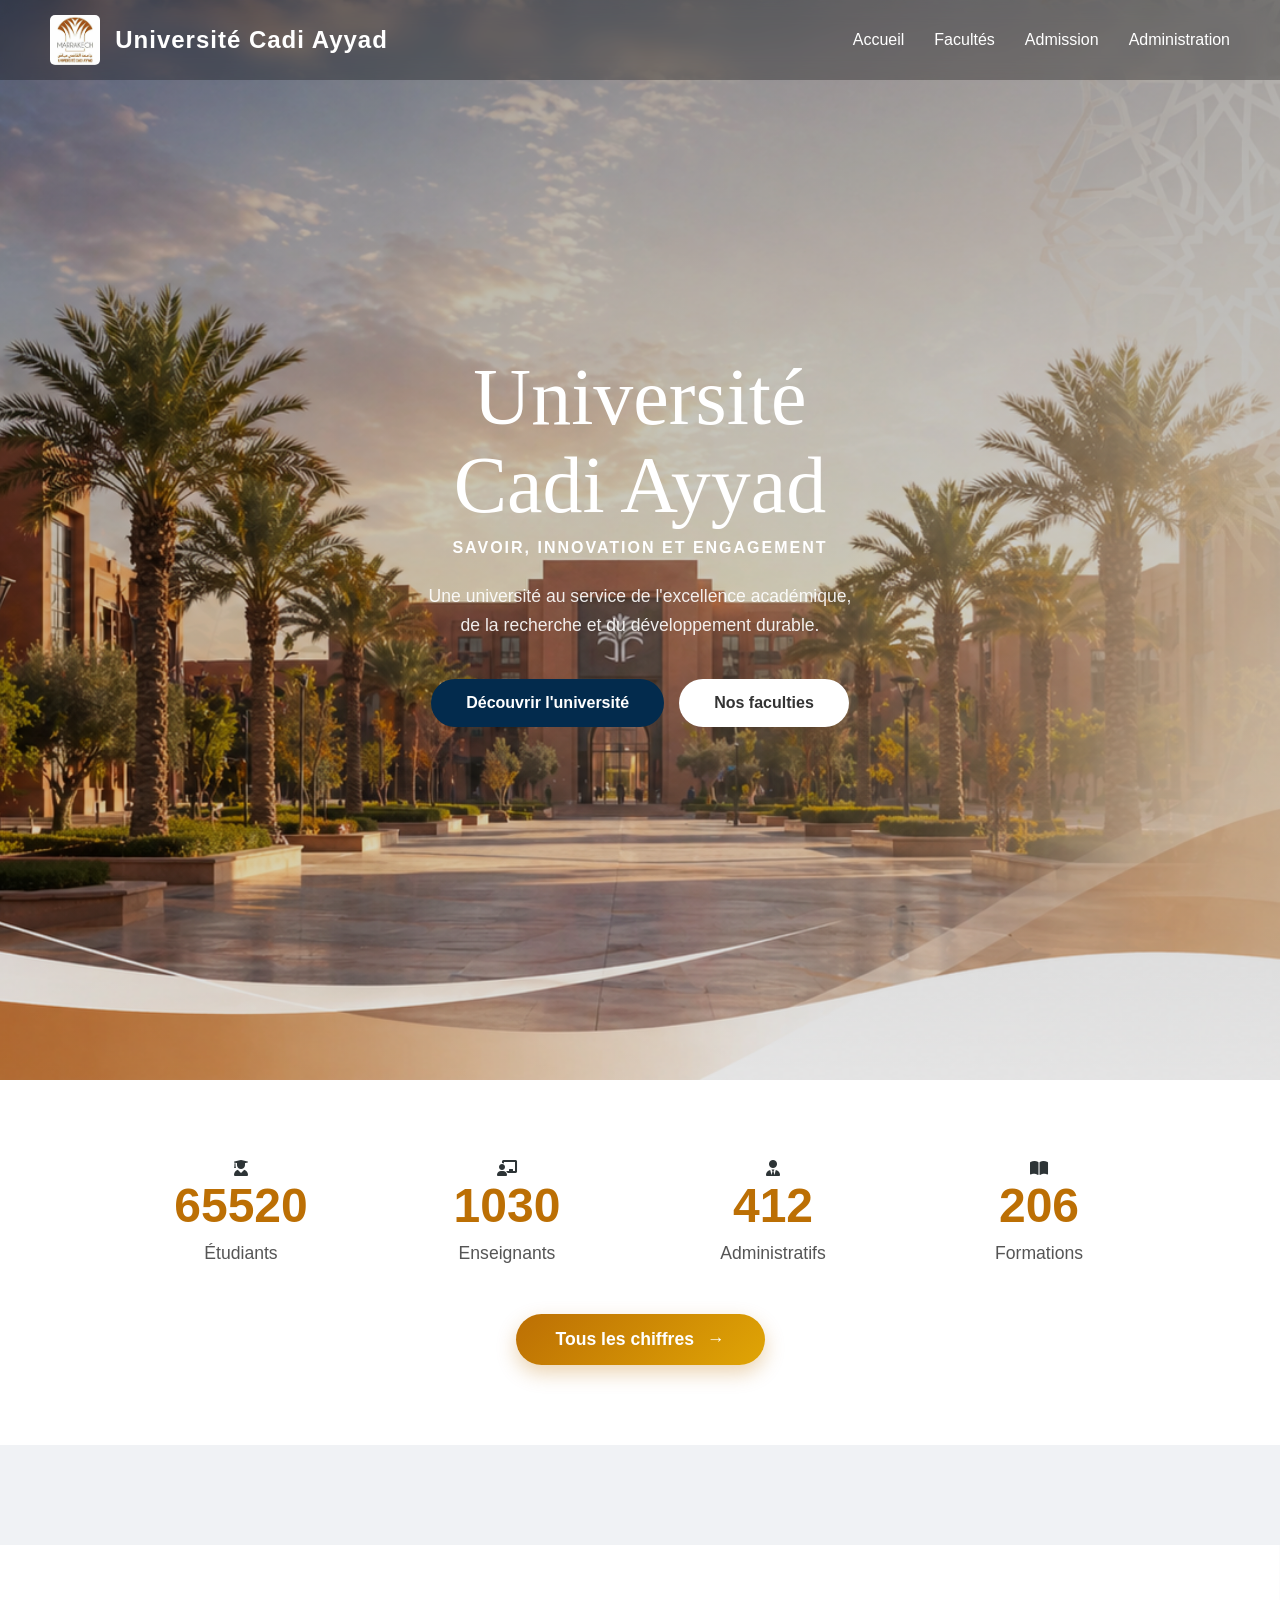
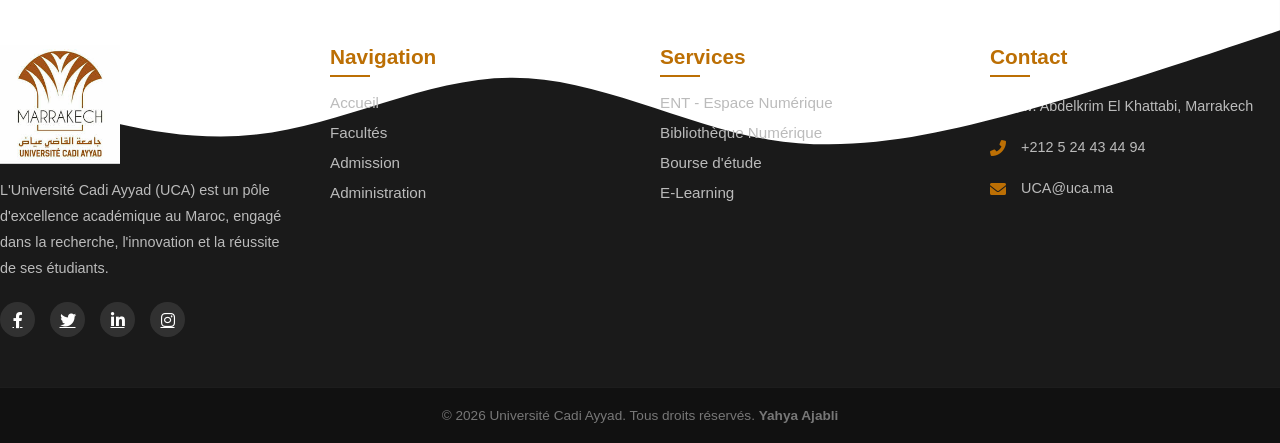
<file: index.html>
<!DOCTYPE html>
<html lang="fr">
<head>
    <meta name="author" content="Yahya Ajabli">
    <meta charset="UTF-8">
    <link href="https://cdnjs.cloudflare.com/ajax/libs/font-awesome/6.0.0-beta3/css/all.min.css" rel="stylesheet">
    <title>Université Cadi Ayyad - Accueil</title>
    <link rel="stylesheet" href="https://cdnjs.cloudflare.com/ajax/libs/font-awesome/6.0.0/css/all.min.css">
    <link rel="stylesheet" href="style.css">
</head>

<body class="home-page">

<header>
    <nav class="navbar">
        <div class="logo-container">
            <img src="images.jpg" class="logo-img">
            <span class="logo-text">Université Cadi Ayyad</span>
        </div>
        <button class="menu-icon" id="menu-icon"><i class="fa-solid fa-bars"></i></button>
        <ul class="nav-links" id="nav-links">
            <li><a href="index.html">Accueil</a></li>
            <li><a href="faculties.html">Facultés</a></li>
            <li><a href="admission.html">Admission</a></li>
            <li><a href="Administration.html">Administration</a></li>
        </ul>
    </nav>
</header>

<section class="hero"> 
    <div class="hero-text-container">
        <h1 class="uca-main-title">
            Université<br>
            Cadi Ayyad
        </h1>
        <p class="uca-tagline">SAVOIR, INNOVATION ET ENGAGEMENT</p>
        <p class="uca-description">
            Une université au service de l'excellence académique,<br>
            de la recherche et du développement durable.
        </p>
        <div class="uca-buttons-group">
            <a href="admission.html" class="btn-rounded btn-dark">Découvrir l'université</a>
            <a href="faculties.html" class="btn-rounded btn-outline">Nos faculties</a>
        </div>
    </div>
</section>

<section class="stats-section" id="stats-section">
    <div class="stats-grid">

        <div class="stat-item reveal">
            <i class="fas fa-user-graduate"></i>
            <h2 class="stat-number" data-target="126000">0</h2>
            <p class="stat-label">Étudiants</p>
        </div>

        <div class="stat-item reveal">
            <i class="fas fa-chalkboard-teacher"></i>
            <h2 class="stat-number" data-target="1801">0</h2>
            <p class="stat-label">Enseignants</p>
        </div>

        <div class="stat-item reveal">
            <i class="fas fa-user-tie"></i>
            <h2 class="stat-number" data-target="735">0</h2>
            <p class="stat-label">Administratifs</p>
        </div>

        <div class="stat-item reveal">
            <i class="fas fa-book-open"></i>
            <h2 class="stat-number" data-target="301">0</h2>
            <p class="stat-label">Formations</p>
        </div>

    </div>

    <div class="btn-container reveal">
        <button class="gold-stats-btn" onclick="openStatsModal()">
            Tous les chiffres <span>→</span>
        </button>
    </div>
</section>

<!-- MODAL -->
<div id="statsModal" class="modal stats-modal">
    <div class="modal-content">
        <span class="close" onclick="closeStatsModal()">&times;</span>

        <h2>Chiffres Clés</h2>

        <div class="full-stats-grid">
            <div class="full-stat-card"><h3>126K</h3><p>Étudiants</p></div>
            <div class="full-stat-card"><h3>1801</h3><p>Enseignants</p></div>
            <div class="full-stat-card"><h3>1 801</h3><p>Personnel pédagogique</p></div>
            <div class="full-stat-card"><h3>735</h3><p>Personnel administratif</p></div>
            <div class="full-stat-card"><h3>301</h3><p>Formations</p></div>
            <div class="full-stat-card"><h3>77</h3><p>Structures de recherche</p></div>
            <div class="full-stat-card"><h3>14</h3><p>Centres thématiques de recherche</p></div>
            <div class="full-stat-card"><h3>4113</h3><p>Doctorants</p></div>
        </div>
    </div>
</div>

<script>

const menuBtn = document.getElementById('menu-icon');
    const navList = document.getElementById('nav-links');

    menuBtn.addEventListener('click', () => {
        navList.classList.toggle('active');
    });

function reveal() {
    var reveals = document.querySelectorAll(".reveal");
    for (var i = 0; i < reveals.length; i++) {
        var windowHeight = window.innerHeight;
        var elementTop = reveals[i].getBoundingClientRect().top;
        var elementVisible = 150; 
        if (elementTop < windowHeight - elementVisible) {
            reveals[i].classList.add("active");
        }
    }
}

window.addEventListener("scroll", reveal);

const counters = document.querySelectorAll('.stat-number');
const speed = 200;

const startCounters = () => {
    counters.forEach(counter => {
        const updateCount = () => {
            const target = +counter.getAttribute('data-target');
            const count = +counter.innerText;
            const inc = target / speed;

            if (count < target) {
                counter.innerText = Math.ceil(count + inc);
                setTimeout(updateCount, 1);
            } else {
                counter.innerText = target;
            }
        };
        updateCount();
    });
};

let started = false;
window.addEventListener("scroll", () => {
    const statsSection = document.getElementById('stats-section');
    const sectionPos = statsSection.getBoundingClientRect().top;
    const screenPos = window.innerHeight;

    if (sectionPos < screenPos && !started) {
        startCounters();
        started = true;
    }
});

function openStatsModal() {
    document.getElementById("statsModal").style.display = "flex";
}
function closeStatsModal() {
    document.getElementById("statsModal").style.display = "none";
}


</script>

<footer class="main-footer">
    <div class="footer-waves">
        <svg xmlns="http://www.w3.org/2000/svg" viewBox="0 0 1440 320">
            <path fill="#ffffff" fill-opacity="1" d="M0,160L48,176C96,192,192,224,288,213.3C384,203,480,149,576,149.3C672,149,768,203,864,218.7C960,235,1056,213,1152,186.7C1248,160,1344,128,1392,112L1440,96L1440,0L1392,0C1344,0,1248,0,1152,0C1056,0,960,0,864,0C768,0,672,0,576,0C480,0,384,0,288,0C192,0,96,0,48,0L0,0Z"></path>
        </svg>
    </div>
    
    <div class="container footer-content">
        <div class="footer-grid">
            <div class="footer-column about">
                <img src="images.jpg" alt="UCA Logo" class="footer-logo">
                <p>L'Université Cadi Ayyad (UCA) est un pôle d'excellence académique au Maroc, engagé dans la recherche, l'innovation et la réussite de ses étudiants.</p>
                <div class="social-icons">
                    <a href="https://www.facebook.com/UCAInfos/" target="_blank"><i class="fab fa-facebook-f"></i></a>
                    <a href="https://x.com/@U_Cadi_Ayyad" target="_blank"><i class="fab fa-twitter"></i></a>
                    <a href="https://www.linkedin.com/company/universit%C3%A9cadiayyad/" target="_blank"><i class="fab fa-linkedin-in"></i></a>
                    <a href="https://www.instagram.com/universite_cadi_ayyad" target="_blank"><i class="fab fa-instagram"></i></a>
                </div>
            </div>

            <div class="footer-column links">
                <h3>Navigation</h3>
                <ul>
                    <li><a href="index.html">Accueil</a></li>
                    <li><a href="faculties.html">Facultés</a></li>
                    <li><a href="admission.html">Admission</a></li>
                    <li><a href="Administration.html">Administration</a></li>
                </ul>
            </div>

            <div class="footer-column links">
                <h3>Services</h3>
                <ul>
                    <li><a href="https://ent.uca.ma/ent/" target="_blank">ENT - Espace Numérique</a></li>
                    <li><a href="https://ced.uca.ma/bibliotheque/" target="_blank">Bibliothèque Numérique</a></li>
                    <li><a href="https://www.uca.ma/fr/page/bourses-internationales" target="_blank">Bourse d'étude</a></li>
                    <li><a href="https://elearning-moodle.uca.ma/" target="_blank">E-Learning</a></li>
                </ul>
            </div>

            <div class="footer-column contact">
                <h3>Contact</h3>
                <div class="contact-item">
                    <i class="fas fa-map-marker-alt"></i>
                    <p>Av. Abdelkrim El Khattabi, Marrakech</p>
                </div>
                <div class="contact-item">
                    <i class="fas fa-phone-alt"></i>
                    <p>+212 5 24 43 44 94</p>
                </div>
                <div class="contact-item">
                    <i class="fas fa-envelope"></i>
                    <p>UCA@uca.ma</p>
                </div>
            </div>
        </div>
    </div>

    <div class="footer-bottom">
        <p>&copy; 2026 Université Cadi Ayyad. Tous droits réservés. <strong>Yahya Ajabli</strong></p>
    </div>
</footer>
</body>
</html>
</file>
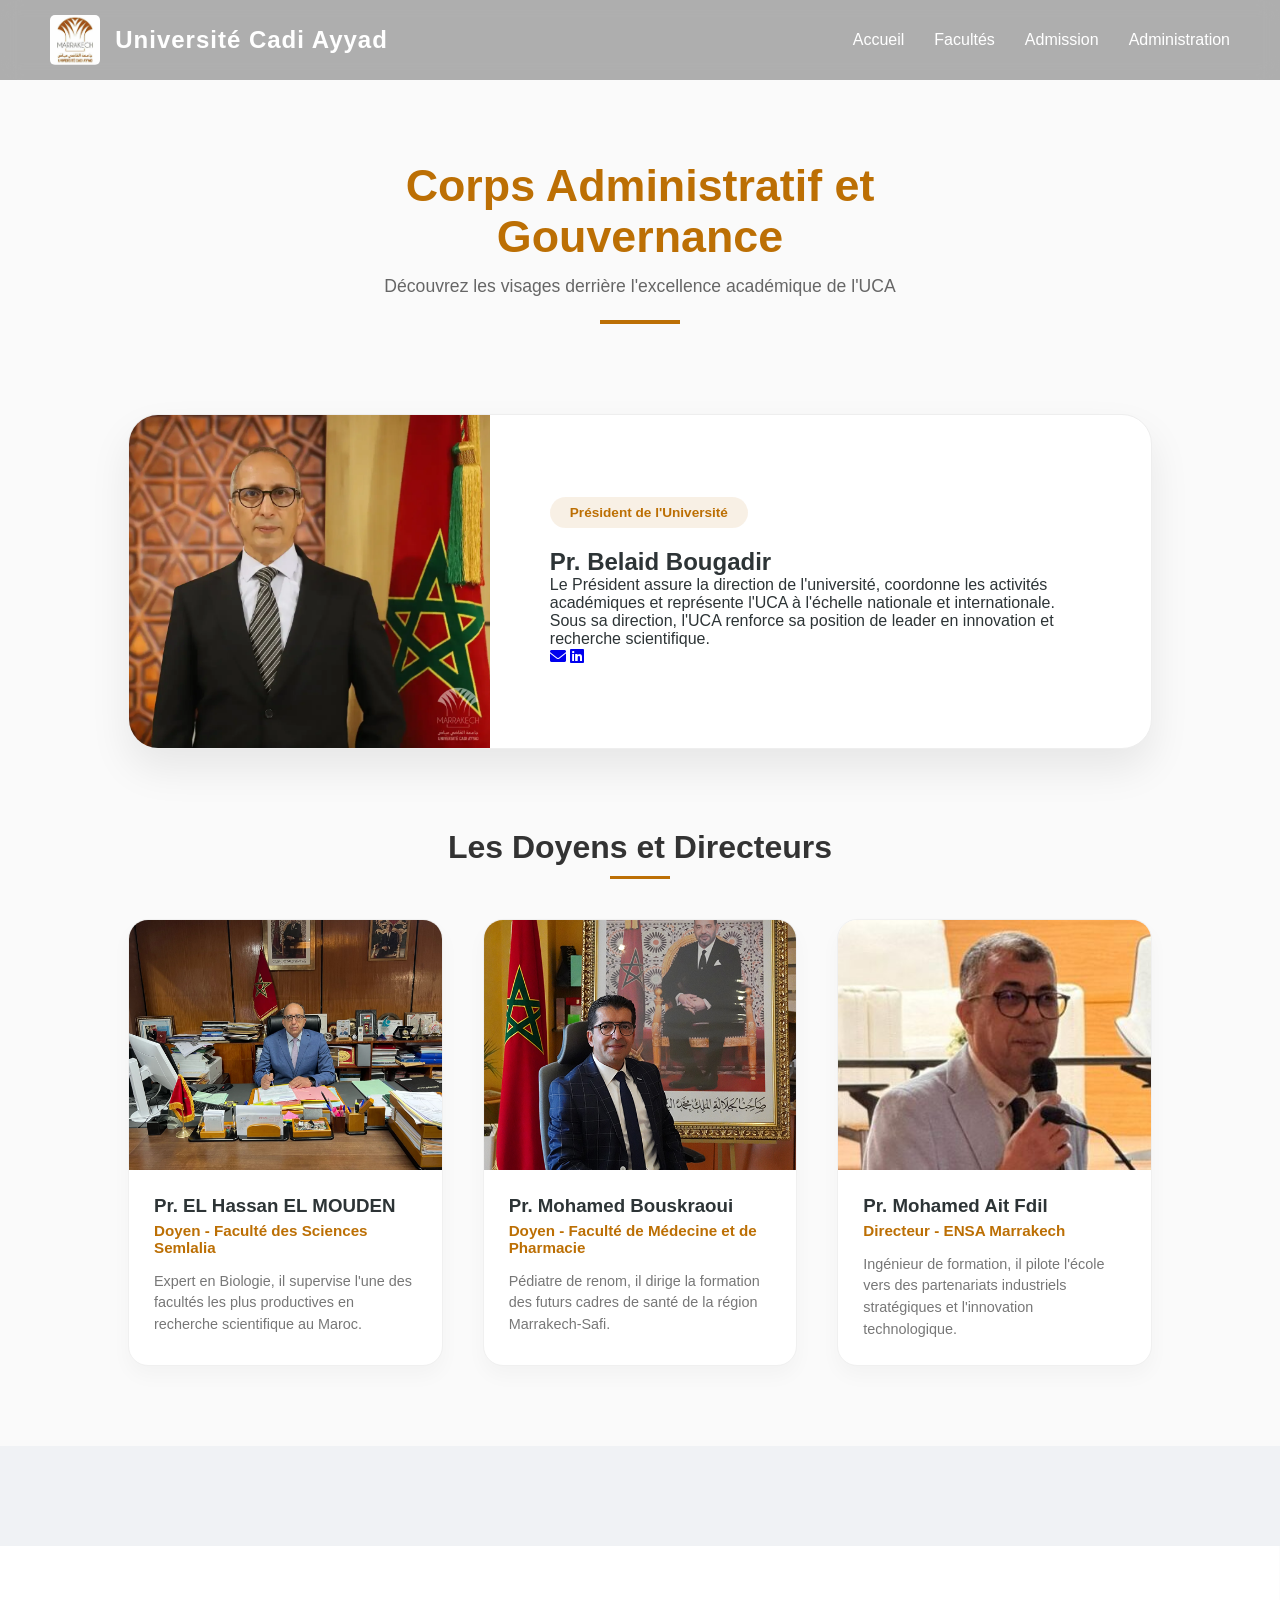
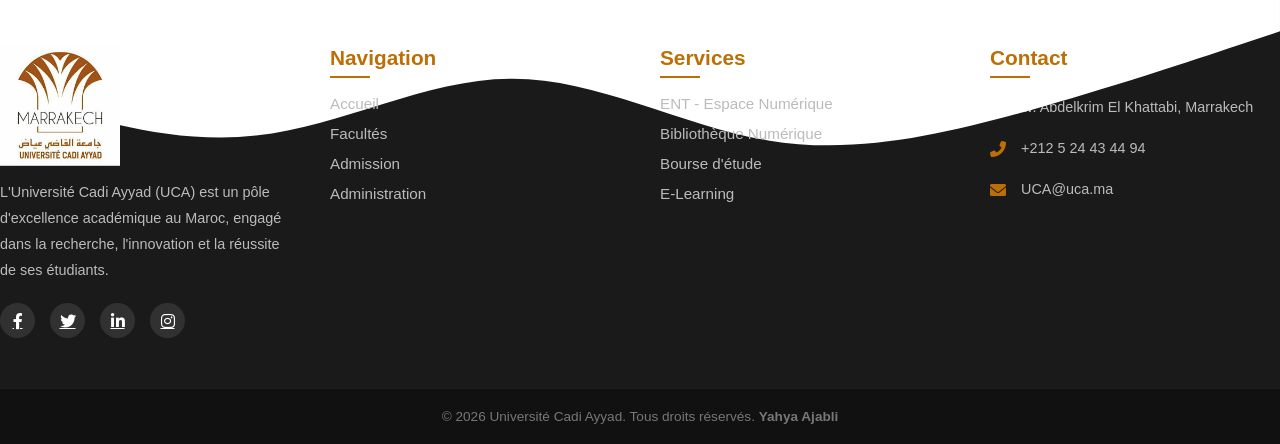
<file: Administration.html>
<!DOCTYPE html>
<html lang="fr">
<head>
    <meta name="author" content="Yahya Ajabli">
    <meta charset="UTF-8">
    <meta name="viewport" content="width=device-width, initial-scale=1.0">
    <title>UCA - Gouvernance</title>
    <link rel="stylesheet" href="https://cdnjs.cloudflare.com/ajax/libs/font-awesome/6.0.0/css/all.min.css">
    <link rel="stylesheet" href="style.css">
</head>
<body>

<header>
    <nav class="navbar">
        <div class="logo-container">
            <img src="images.jpg" class="logo-img" alt="Logo UCA">
            <span class="logo-text">Université Cadi Ayyad</span>
        </div>
        <button class="menu-icon" id="menu-icon"><i class="fa-solid fa-bars"></i></button>
        <ul class="nav-links" id="nav-links">
            <li><a href="index.html">Accueil</a></li>
            <li><a href="faculties.html">Facultés</a></li>
            <li><a href="admission.html">Admission</a></li>
            <li><a href="Administration.html">Administration</a></li>
        </ul>
    </nav>
</header>

<section class="governance-page">
    <div class="container">
        <header class="section-header reveal">
            <h1 class="gold-title">Corps Administratif et Gouvernance</h1>
            <p>Découvrez les visages derrière l'excellence académique de l'UCA</p>
            <div class="divider"></div>
        </header>

        <div class="president-profile reveal">
            <div class="profile-image">
                <img src="pr.png" alt="Pr. Belaid Bougadir">
                <div class="image-border"></div>
            </div>
            <div class="profile-details">
                <span class="position-badge">Président de l'Université</span>
                <h2>Pr. Belaid Bougadir</h2>
                <div class="bio-text">
                    <p>Le Président assure la direction de l'université, coordonne les activités académiques et représente l'UCA à l'échelle nationale et internationale. Sous sa direction, l'UCA renforce sa position de leader en innovation et recherche scientifique.</p>
                </div>
                <div class="social-links">
                    <a href="mailto:presidence@uca.ma"><i class="fas fa-envelope"></i></a>
                    <a href="#"><i class="fab fa-linkedin"></i></a>
                </div>
            </div>
        </div>

        <h2 class="sub-heading reveal">Les Doyens et Directeurs</h2>
        <div class="deans-modern-grid">
            <div class="dean-card reveal">
                <div class="dean-img-box">
                    <img src="fssm.png" alt="Doyen Sciences">
                </div>
                <div class="dean-info-box">
                    <h3>Pr. EL Hassan EL MOUDEN</h3>
                    <p class="dean-role">Doyen - Faculté des Sciences Semlalia</p>
                    <p class="dean-bio">Expert en Biologie, il supervise l'une des facultés les plus productives en recherche scientifique au Maroc.</p>
                </div>
            </div>

            <div class="dean-card reveal">
                <div class="dean-img-box">
                    <img src="med.png" alt="Doyen Médecine">
                </div>
                <div class="dean-info-box">
                    <h3>Pr. Mohamed Bouskraoui</h3>
                    <p class="dean-role">Doyen - Faculté de Médecine et de Pharmacie</p>
                    <p class="dean-bio">Pédiatre de renom, il dirige la formation des futurs cadres de santé de la région Marrakech-Safi.</p>
                </div>
            </div>

            <div class="dean-card reveal">
                <div class="dean-img-box">
                    <img src="ensa.png" alt="Directeur ENSA">
                </div>
                <div class="dean-info-box">
                    <h3>Pr. Mohamed Ait Fdil</h3>
                    <p class="dean-role">Directeur - ENSA Marrakech</p>
                    <p class="dean-bio">Ingénieur de formation, il pilote l'école vers des partenariats industriels stratégiques et l'innovation technologique.</p>
                </div>
            </div>
        </div>
    </div>
</section>

<footer class="main-footer">
    <div class="footer-waves">
        <svg xmlns="http://www.w3.org/2000/svg" viewBox="0 0 1440 320">
            <path fill="#ffffff" fill-opacity="1" d="M0,160L48,176C96,192,192,224,288,213.3C384,203,480,149,576,149.3C672,149,768,203,864,218.7C960,235,1056,213,1152,186.7C1248,160,1344,128,1392,112L1440,96L1440,0L1392,0C1344,0,1248,0,1152,0C1056,0,960,0,864,0C768,0,672,0,576,0C480,0,384,0,288,0C192,0,96,0,48,0L0,0Z"></path>
        </svg>
    </div>
    
    <div class="container footer-content">
        <div class="footer-grid">
            <div class="footer-column about">
                <img src="images.jpg" alt="UCA Logo" class="footer-logo">
                <p>L'Université Cadi Ayyad (UCA) est un pôle d'excellence académique au Maroc, engagé dans la recherche, l'innovation et la réussite de ses étudiants.</p>
                <div class="social-icons">
                    <a href="https://www.facebook.com/UCAInfos/" target="_blank"><i class="fab fa-facebook-f"></i></a>
                    <a href="https://x.com/@U_Cadi_Ayyad" target="_blank"><i class="fab fa-twitter"></i></a>
                    <a href="https://www.linkedin.com/company/universit%C3%A9cadiayyad/" target="_blank"><i class="fab fa-linkedin-in"></i></a>
                    <a href="https://www.instagram.com/universite_cadi_ayyad" target="_blank"><i class="fab fa-instagram"></i></a>
                </div>
            </div>

            <div class="footer-column links">
                <h3>Navigation</h3>
                <ul>
                    <li><a href="index.html">Accueil</a></li>
                    <li><a href="faculties.html">Facultés</a></li>
                    <li><a href="admission.html">Admission</a></li>
                    <li><a href="Administration.html">Administration</a></li>
                </ul>
            </div>

            <div class="footer-column links">
                <h3>Services</h3>
                <ul>
                    <li><a href="#">ENT - Espace Numérique</a></li>
                    <li><a href="#">Bibliothèque Numérique</a></li>
                    <li><a href="https://www.uca.ma/fr/page/bourses-internationales">Bourse d'étude</a></li>
                    <li><a href="#">E-Learning</a></li>
                </ul>
            </div>

            <div class="footer-column contact">
                <h3>Contact</h3>
                <div class="contact-item">
                    <i class="fas fa-map-marker-alt"></i>
                    <p>Av. Abdelkrim El Khattabi, Marrakech</p>
                </div>
                <div class="contact-item">
                    <i class="fas fa-phone-alt"></i>
                    <p>+212 5 24 43 44 94</p>
                </div>
                <div class="contact-item">
                    <i class="fas fa-envelope"></i>
                    <p>UCA@uca.ma</p>
                </div>
            </div>
        </div>
    </div>

    <div class="footer-bottom">
        <p>&copy; 2026 Université Cadi Ayyad. Tous droits réservés. <strong>Yahya Ajabli</strong></p>
    </div>
</footer>
<script>
    const menuBtn = document.getElementById('menu-icon');
    const navList = document.getElementById('nav-links');

    menuBtn.addEventListener('click', () => {
        navList.classList.toggle('active');
    });
</script>
</body>
</html>
</file>
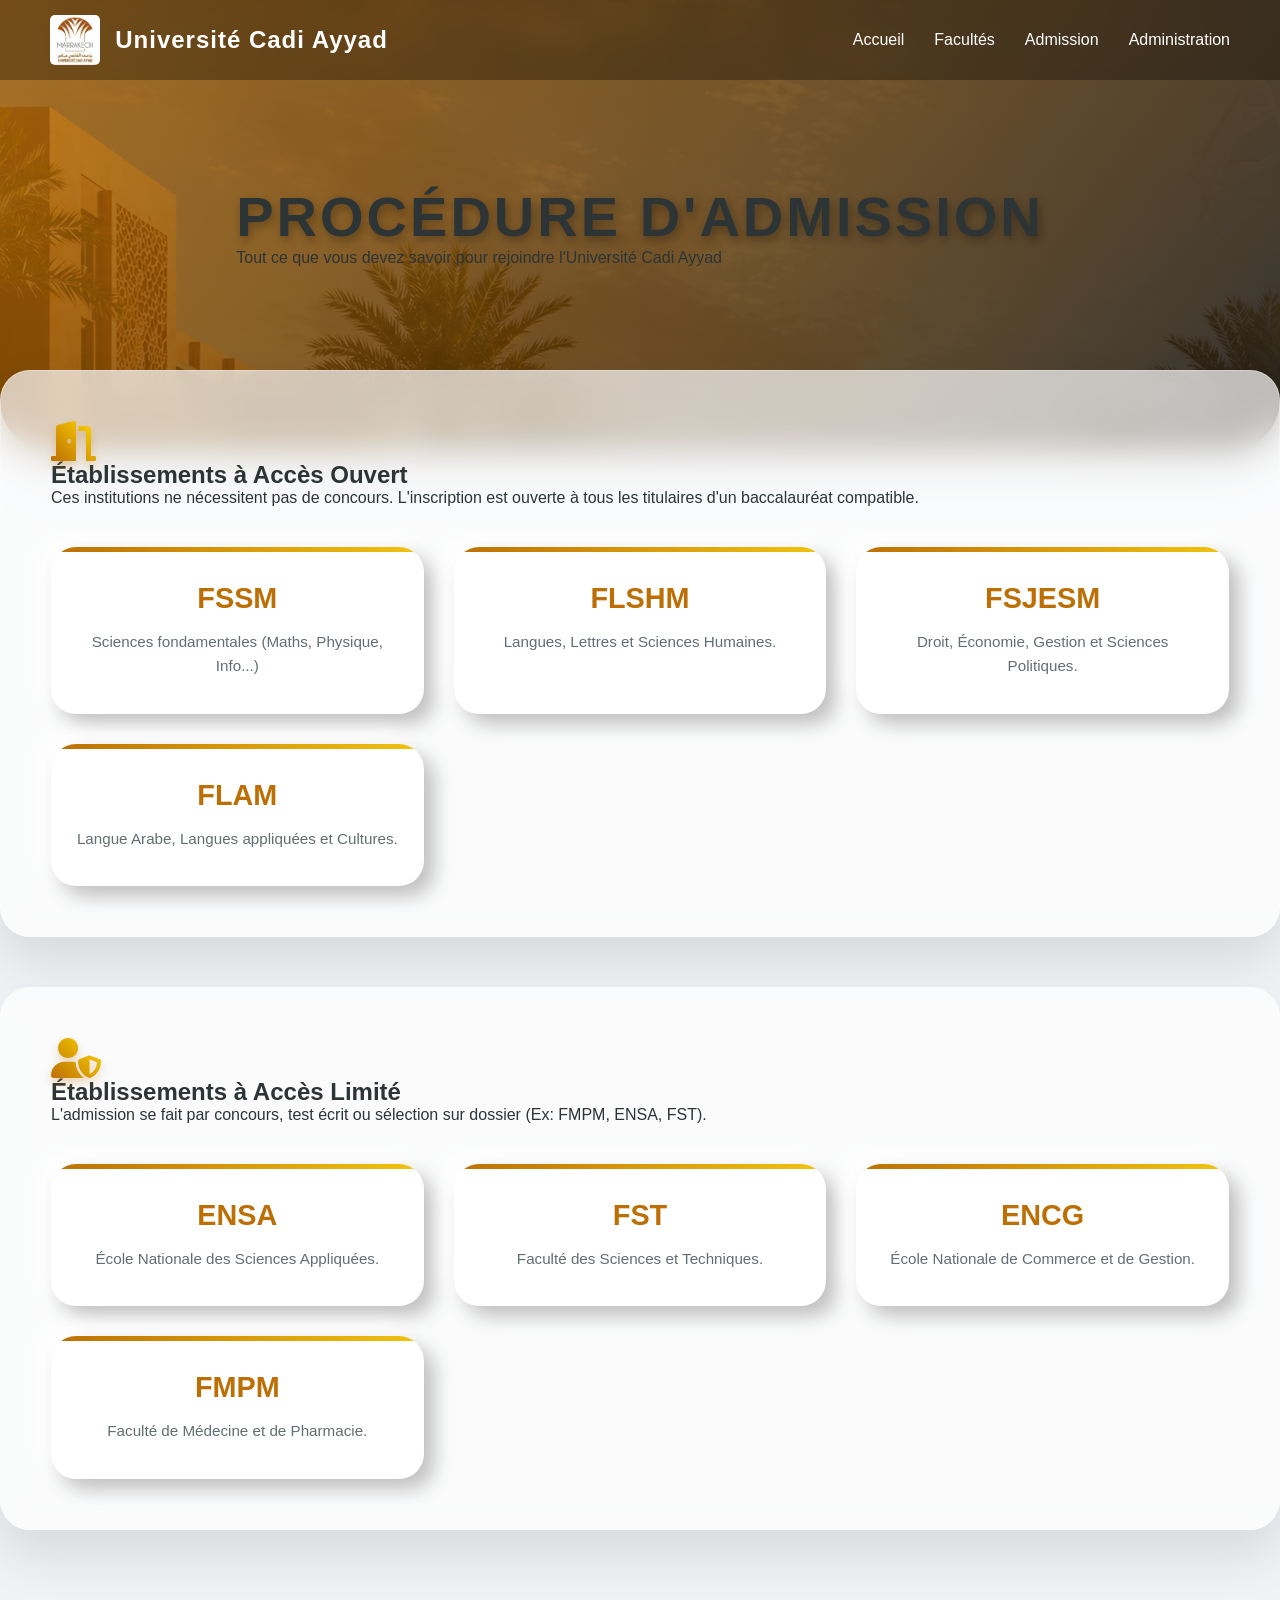
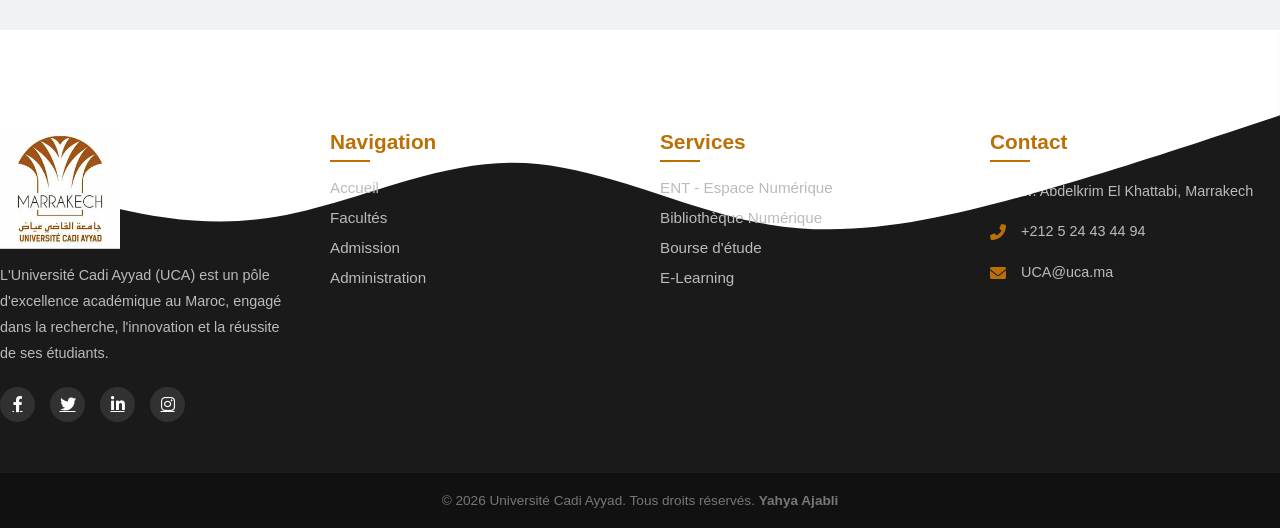
<file: admission.html>
<!DOCTYPE html>
<html lang="fr">
<head>
    <meta name="author" content="Yahya Ajabli">
    <meta charset="UTF-8">
    <meta name="viewport" content="width=device-width, initial-scale=1.0">
    <title>Admission - UCA</title>
    <link rel="stylesheet" href="https://cdnjs.cloudflare.com/ajax/libs/font-awesome/6.0.0/css/all.min.css">
    <link rel="stylesheet" href="style.css">
</head>
<body>
    <header>
        <nav class="navbar">
            <div class="logo-container">
                <img src="images.jpg" alt="UCA Logo" class="logo-img">
                <span class="logo-text">Université Cadi Ayyad</span>
            </div>
            <button class="menu-icon" id="menu-icon"><i class="fa-solid fa-bars"></i></button>
            <ul class="nav-links" id="nav-links">
                <li><a href="index.html">Accueil</a></li>
                <li><a href="faculties.html">Facultés</a></li>
                <li><a href="admission.html">Admission</a></li>
                <li><a href="Administration.html">Administration</a></li>
            </ul>
        </nav>
    </header>

    <section class="admission-hero">
        <div class="container">
            <h1 class="reveal">Procédure d'Admission</h1>
            <p class="reveal">Tout ce que vous devez savoir pour rejoindre l'Université Cadi Ayyad</p>
        </div>
    </section>

    <section class="admission-content container">
        <div class="admission-block reveal">
            <div class="block-header">
                <i class="fas fa-door-open"></i>
                <h2>Établissements à Accès Ouvert</h2>
            </div>
            <p class="description">Ces institutions ne nécessitent pas de concours. L'inscription est ouverte à tous les titulaires d'un baccalauréat compatible.</p>
            
            <div class="admission-grid">
                <div class="admission-card">
                    <h3>FSSM</h3>
                    <p>Sciences fondamentales (Maths, Physique, Info...)</p>
                </div>
                <div class="admission-card">
                    <h3>FLSHM</h3>
                    <p>Langues, Lettres et Sciences Humaines.</p>
                </div>
                <div class="admission-card">
                    <h3>FSJESM</h3>
                    <p>Droit, Économie, Gestion et Sciences Politiques.</p>
                </div>
                <div class="admission-card">
                    <h3>FLAM</h3>
                    <p>Langue Arabe, Langues appliquées et Cultures.</p>
                </div>
            </div>
        </div>

        <div class="admission-block reveal" style="margin-top: 50px;">
            <div class="block-header">
                <i class="fas fa-user-shield"></i>
                <h2>Établissements à Accès Limité</h2>
            </div>
            <p class="description">L'admission se fait par concours, test écrit ou sélection sur dossier (Ex: FMPM, ENSA, FST).</p>
            
            <div class="admission-grid">
                <div class="admission-card limited">
                    <h3>ENSA</h3>
                    <p>École Nationale des Sciences Appliquées.</p>
                </div>
                <div class="admission-card limited">
                    <h3>FST</h3>
                    <p>Faculté des Sciences et Techniques.</p>
                </div>
                <div class="admission-card limited">
                    <h3>ENCG</h3>
                    <p>École Nationale de Commerce et de Gestion.</p>
                </div>
                <div class="admission-card limited">
                    <h3>FMPM</h3>
                    <p>Faculté de Médecine et de Pharmacie.</p>
                </div>
            </div>
        </div>
    </section>

<footer class="main-footer">
    <div class="footer-waves">
        <svg xmlns="http://www.w3.org/2000/svg" viewBox="0 0 1440 320">
            <path fill="#ffffff" fill-opacity="1" d="M0,160L48,176C96,192,192,224,288,213.3C384,203,480,149,576,149.3C672,149,768,203,864,218.7C960,235,1056,213,1152,186.7C1248,160,1344,128,1392,112L1440,96L1440,0L1392,0C1344,0,1248,0,1152,0C1056,0,960,0,864,0C768,0,672,0,576,0C480,0,384,0,288,0C192,0,96,0,48,0L0,0Z"></path>
        </svg>
    </div>
    
    <div class="container footer-content">
        <div class="footer-grid">
            <div class="footer-column about">
                <img src="images.jpg" alt="UCA Logo" class="footer-logo">
                <p>L'Université Cadi Ayyad (UCA) est un pôle d'excellence académique au Maroc, engagé dans la recherche, l'innovation et la réussite de ses étudiants.</p>
                <div class="social-icons">
                    <a href="https://www.facebook.com/UCAInfos/" target="_blank"><i class="fab fa-facebook-f"></i></a>
                    <a href="https://x.com/@U_Cadi_Ayyad" target="_blank"><i class="fab fa-twitter"></i></a>
                    <a href="https://www.linkedin.com/company/universit%C3%A9cadiayyad/" target="_blank"><i class="fab fa-linkedin-in"></i></a>
                    <a href="https://www.instagram.com/universite_cadi_ayyad" target="_blank"><i class="fab fa-instagram"></i></a>
                </div>
            </div>

            <div class="footer-column links">
                <h3>Navigation</h3>
                <ul>
                    <li><a href="index.html">Accueil</a></li>
                    <li><a href="faculties.html">Facultés</a></li>
                    <li><a href="admission.html">Admission</a></li>
                    <li><a href="Administration.html">Administration</a></li>
                </ul>
            </div>

            <div class="footer-column links">
                <h3>Services</h3>
                <ul>
                    <li><a href="#">ENT - Espace Numérique</a></li>
                    <li><a href="#">Bibliothèque Numérique</a></li>
                    <li><a href="https://www.uca.ma/fr/page/bourses-internationales">Bourse d'étude</a></li>
                    <li><a href="#">E-Learning</a></li>
                </ul>
            </div>

            <div class="footer-column contact">
                <h3>Contact</h3>
                <div class="contact-item">
                    <i class="fas fa-map-marker-alt"></i>
                    <p>Av. Abdelkrim El Khattabi, Marrakech</p>
                </div>
                <div class="contact-item">
                    <i class="fas fa-phone-alt"></i>
                    <p>+212 5 24 43 44 94</p>
                </div>
                <div class="contact-item">
                    <i class="fas fa-envelope"></i>
                    <p>UCA@uca.ma</p>
                </div>
            </div>
        </div>
    </div>

    <div class="footer-bottom">
        <p>&copy; 2026 Université Cadi Ayyad. Tous droits réservés. <strong>Yahya Ajabli</strong></p>
    </div>
</footer>
<script>
    const menuBtn = document.getElementById('menu-icon');
    const navList = document.getElementById('nav-links');

    menuBtn.addEventListener('click', () => {
        navList.classList.toggle('active');
    });
</script>
</body>
</html>
</file>
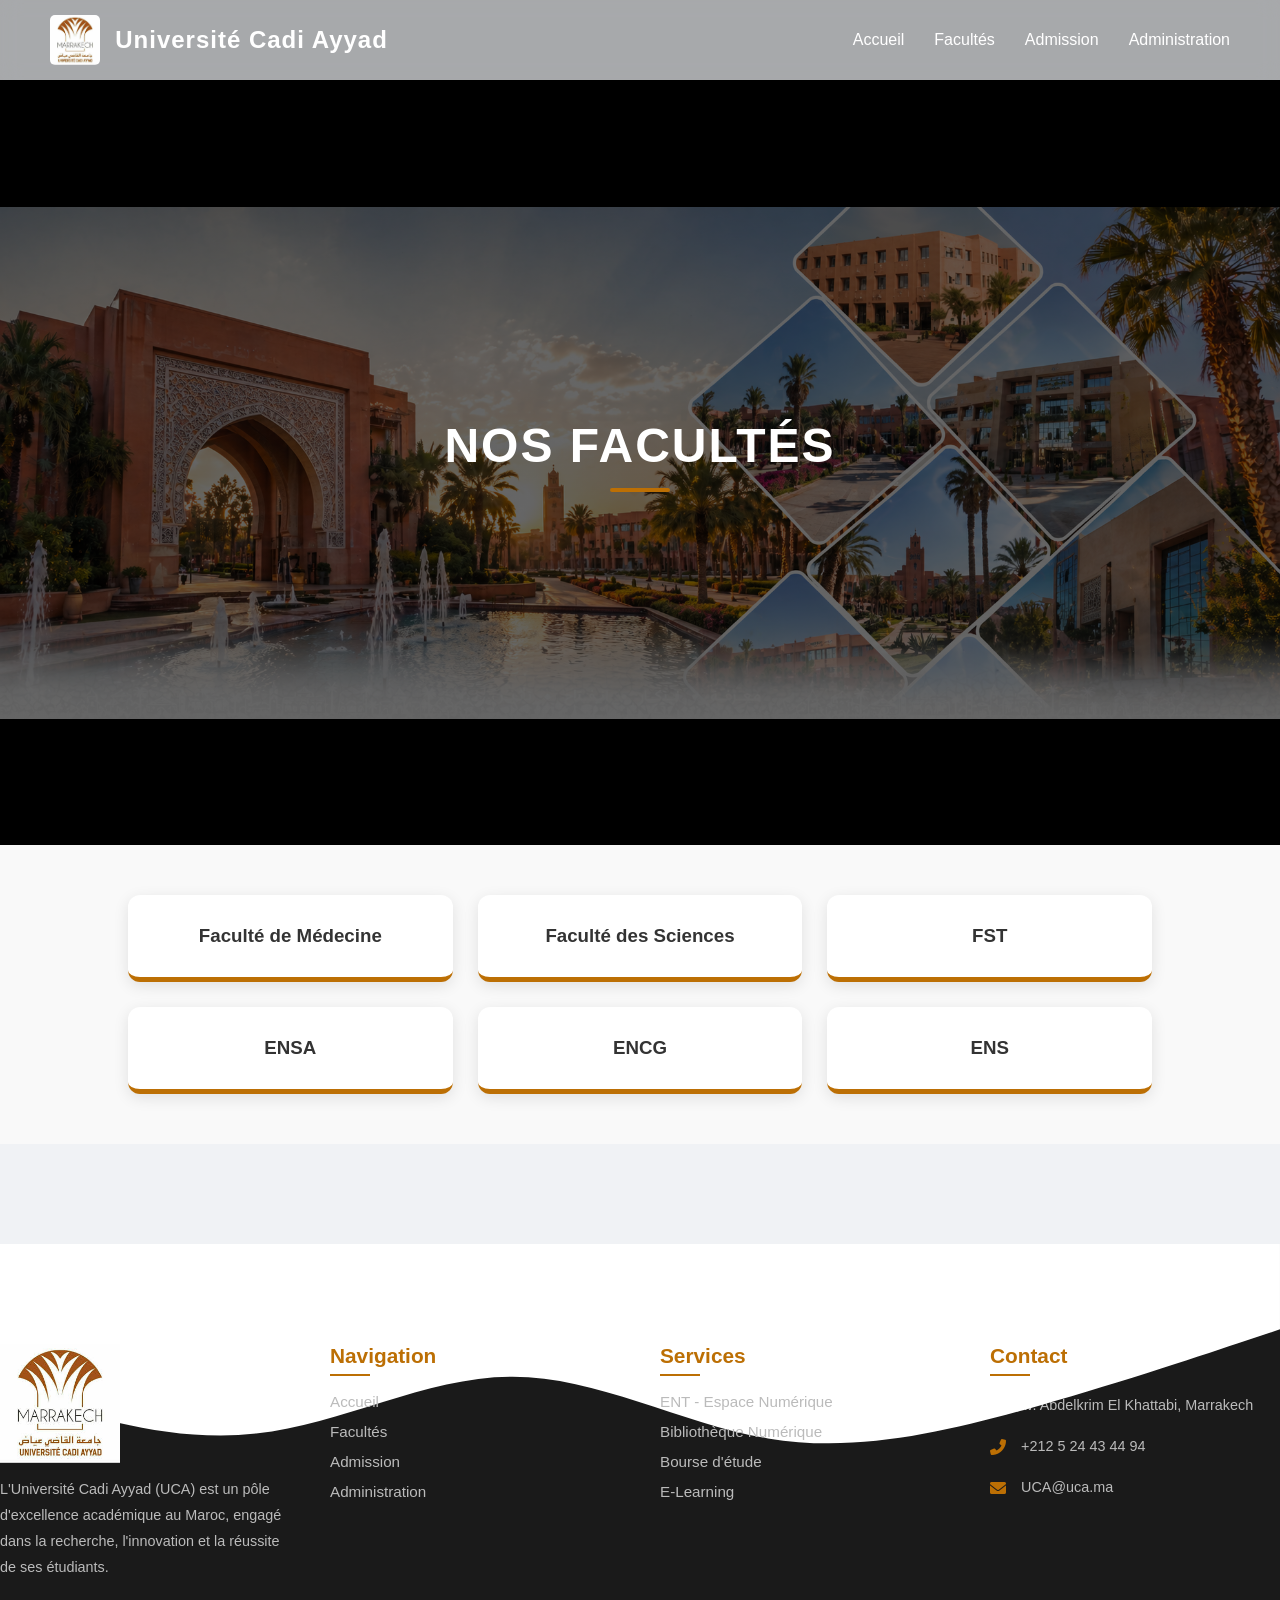
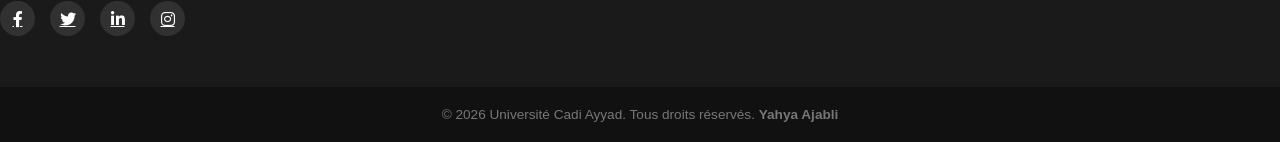
<file: faculties.html>
<!DOCTYPE html>
<html lang="fr">
<head>
    <meta name="author" content="Yahya Ajabli">
    <meta charset="UTF-8">
    <link href="https://cdnjs.cloudflare.com/ajax/libs/font-awesome/6.0.0-beta3/css/all.min.css" rel="stylesheet">
    <title>UCA - Facultés</title>
    <link rel="stylesheet" href="https://cdnjs.cloudflare.com/ajax/libs/font-awesome/6.0.0/css/all.min.css">
    <link rel="stylesheet" href="style.css">
</head>
<body>

<header>
    <nav class="navbar">
        <div class="logo-container">
            <img src="images.jpg" alt="UCA Logo" class="logo-img">
            <span class="logo-text">Université Cadi Ayyad</span>
        </div>
        <button class="menu-icon" id="menu-icon"><i class="fa-solid fa-bars"></i></button>
        <ul class="nav-links" id="nav-links">
            <li><a href="index.html">Accueil</a></li>
            <li><a href="faculties.html">Facultés</a></li>
            <li><a href="admission.html">Admission</a></li>
            <li><a href="Administration.html">Administration</a></li>
        </ul>
    </nav>
</header>

<section class="faculties">
    <div class="cover">
        <div class="content">
            <h1>Nos Facultés</h1>
        <div class="line"></div>
    </div>
    </div>
    <div class="cards">
        <div class="card" onclick="showFaculty('medecine')">
            <h3>Faculté de Médecine</h3>
        </div>

        <div class="card" onclick="showFaculty('science')">
            <h3>Faculté des Sciences</h3>
        </div>

        <div class="card" onclick="showFaculty('fst')">
            <h3>FST</h3>
        </div>
        <div class="card" onclick="showFaculty('ensa')">
            <h3>ENSA</h3>
        </div>
        <div class="card" onclick="showFaculty('encg')">
            <h3>ENCG</h3>
        </div>
        <div class="card" onclick="showFaculty('ens')">
            <h3>ENS</h3>
        </div>
    </div>
</section>
<div id="modal" class="modal">
    <div class="modal-content">
        <span class="close" onclick="closeModal()">&times;</span>
        <div id="modal-text"></div>
    </div>
</div>

<script>

const menuBtn = document.getElementById('menu-icon');
    const navList = document.getElementById('nav-links');

    menuBtn.addEventListener('click', () => {
        navList.classList.toggle('active');
    });

const facultiesData = {

    medecine: `
        <h2>Faculté de Médecine</h2>
        <p>📍 Marrakech</p>
        <p>
        🎓 Faculté de Médecine et de Pharmacie de Marrakech, fondée en 1999.
        Elle forme des médecins et pharmaciens avec une formation théorique et pratique.
        </p>
        <a href="https://www.fmpm.uca.ma" target="_blank" class="visit-btn">
            🌐 Visiter le site
        </a>
    `,
    ens: `
        <h2>École Normale Supérieure</h2>
        <p>📍 Marrakech</p>
        <p>
        🎓 Établissement public marocain de premier plan dédié à la formation initiale des enseignants du secondaire (collégial et qualifiant) et à l'éducation
        </p>
        <a href="https://www.ens-marrakech.ac.ma" target="_blank" class="visit-btn">
            🌐 Visiter le site</a>
    `,
    encg: `
        <h2>École Nationale de Commerce et de Gestion</h2>
        <p>📍 Marrakech</p>
        <p>
        🎓 Établissement public d'enseignement supérieur de renom, créé en 2004 et rattaché à l'Université Cadi Ayyad.
        </p>
        <a href="https://www.encg-marrakech.ac.ma" target="_blank" class="visit-btn">
            🌐 Visiter le site</a>
    `,
    science: `
        <h2>Faculté des Sciences</h2>
        <p>📍 Marrakech</p>
        <p>🎓 Filières: Maths, Physique, Informatique</p>
        <p>
        Faculté des Sciences Semlalia, fondée en 1978.
        Formation en licence, master et doctorat.
        </p>
        <a href="https://www.fssm.uca.ma" target="_blank" class="visit-btn">
            🌐 Visiter le site</a>
    `,

    ensa: `
        <h2>ENSA Marrakech</h2>
        <p>📍 Marrakech</p>
        <p>🎓 Génie Informatique, Réseaux, Industriel</p>
        <p>
        École d'ingénieurs créée en 2000.
        Formation d'ingénieurs d'État en 5 ans.
        </p>
        <a href="https://www.ensa-marrakech.ac.ma" target="_blank" class="visit-btn">
            🌐 Visiter le site</a>
    `,

    fst: `
        <h2>FST</h2>
        <p>📍 Marrakech</p>
        <p>🎓 Sciences et Techniques</p>
        <p>
        Créée en 1993.
        Formation en ingénierie, licence, master et doctorat.
        </p>
        <a href="https://www.fstm.ac.ma" target="_blank" class="visit-btn">
            🌐 Visiter le site</a>
    `
};

function showFaculty(faculty) {
    document.getElementById("modal-text").innerHTML = facultiesData[faculty];
    document.getElementById("modal").style.display = "flex";
}

function closeModal() {
    document.getElementById("modal").style.display = "none";
}

window.onclick = function(event) {
    let modal = document.getElementById("modal");
    if (event.target === modal) {
        modal.style.display = "none";
    }
}
</script>

<footer class="main-footer">
    <div class="footer-waves">
        <svg xmlns="http://www.w3.org/2000/svg" viewBox="0 0 1440 320">
            <path fill="#ffffff" fill-opacity="1" d="M0,160L48,176C96,192,192,224,288,213.3C384,203,480,149,576,149.3C672,149,768,203,864,218.7C960,235,1056,213,1152,186.7C1248,160,1344,128,1392,112L1440,96L1440,0L1392,0C1344,0,1248,0,1152,0C1056,0,960,0,864,0C768,0,672,0,576,0C480,0,384,0,288,0C192,0,96,0,48,0L0,0Z"></path>
        </svg>
    </div>
    
    <div class="container footer-content">
        <div class="footer-grid">
            <div class="footer-column about">
                <img src="images.jpg" alt="UCA Logo" class="footer-logo">
                <p>L'Université Cadi Ayyad (UCA) est un pôle d'excellence académique au Maroc, engagé dans la recherche, l'innovation et la réussite de ses étudiants.</p>
                <div class="social-icons">
                    <a href="https://www.facebook.com/UCAInfos/" target="_blank"><i class="fab fa-facebook-f"></i></a>
                    <a href="https://x.com/@U_Cadi_Ayyad" target="_blank"><i class="fab fa-twitter"></i></a>
                    <a href="https://www.linkedin.com/company/universit%C3%A9cadiayyad/" target="_blank"><i class="fab fa-linkedin-in"></i></a>
                    <a href="https://www.instagram.com/universite_cadi_ayyad" target="_blank"><i class="fab fa-instagram"></i></a>
                </div>
            </div>

            <div class="footer-column links">
                <h3>Navigation</h3>
                <ul>
                    <li><a href="index.html">Accueil</a></li>
                    <li><a href="faculties.html">Facultés</a></li>
                    <li><a href="admission.html">Admission</a></li>
                    <li><a href="Administration.html">Administration</a></li>
                </ul>
            </div>

            <div class="footer-column links">
                <h3>Services</h3>
                <ul>
                    <li><a href="#">ENT - Espace Numérique</a></li>
                    <li><a href="#">Bibliothèque Numérique</a></li>
                    <li><a href="https://www.uca.ma/fr/page/bourses-internationales">Bourse d'étude</a></li>
                    <li><a href="#">E-Learning</a></li>
                </ul>
            </div>

            <div class="footer-column contact">
                <h3>Contact</h3>
                <div class="contact-item">
                    <i class="fas fa-map-marker-alt"></i>
                    <p>Av. Abdelkrim El Khattabi, Marrakech</p>
                </div>
                <div class="contact-item">
                    <i class="fas fa-phone-alt"></i>
                    <p>+212 5 24 43 44 94</p>
                </div>
                <div class="contact-item">
                    <i class="fas fa-envelope"></i>
                    <p>UCA@uca.ma</p>
                </div>
            </div>
        </div>
    </div>

    <div class="footer-bottom">
        <p>&copy; 2026 Université Cadi Ayyad. Tous droits réservés. <strong>Yahya Ajabli</strong></p>
    </div>
</footer>

</body>
</html>
</file>
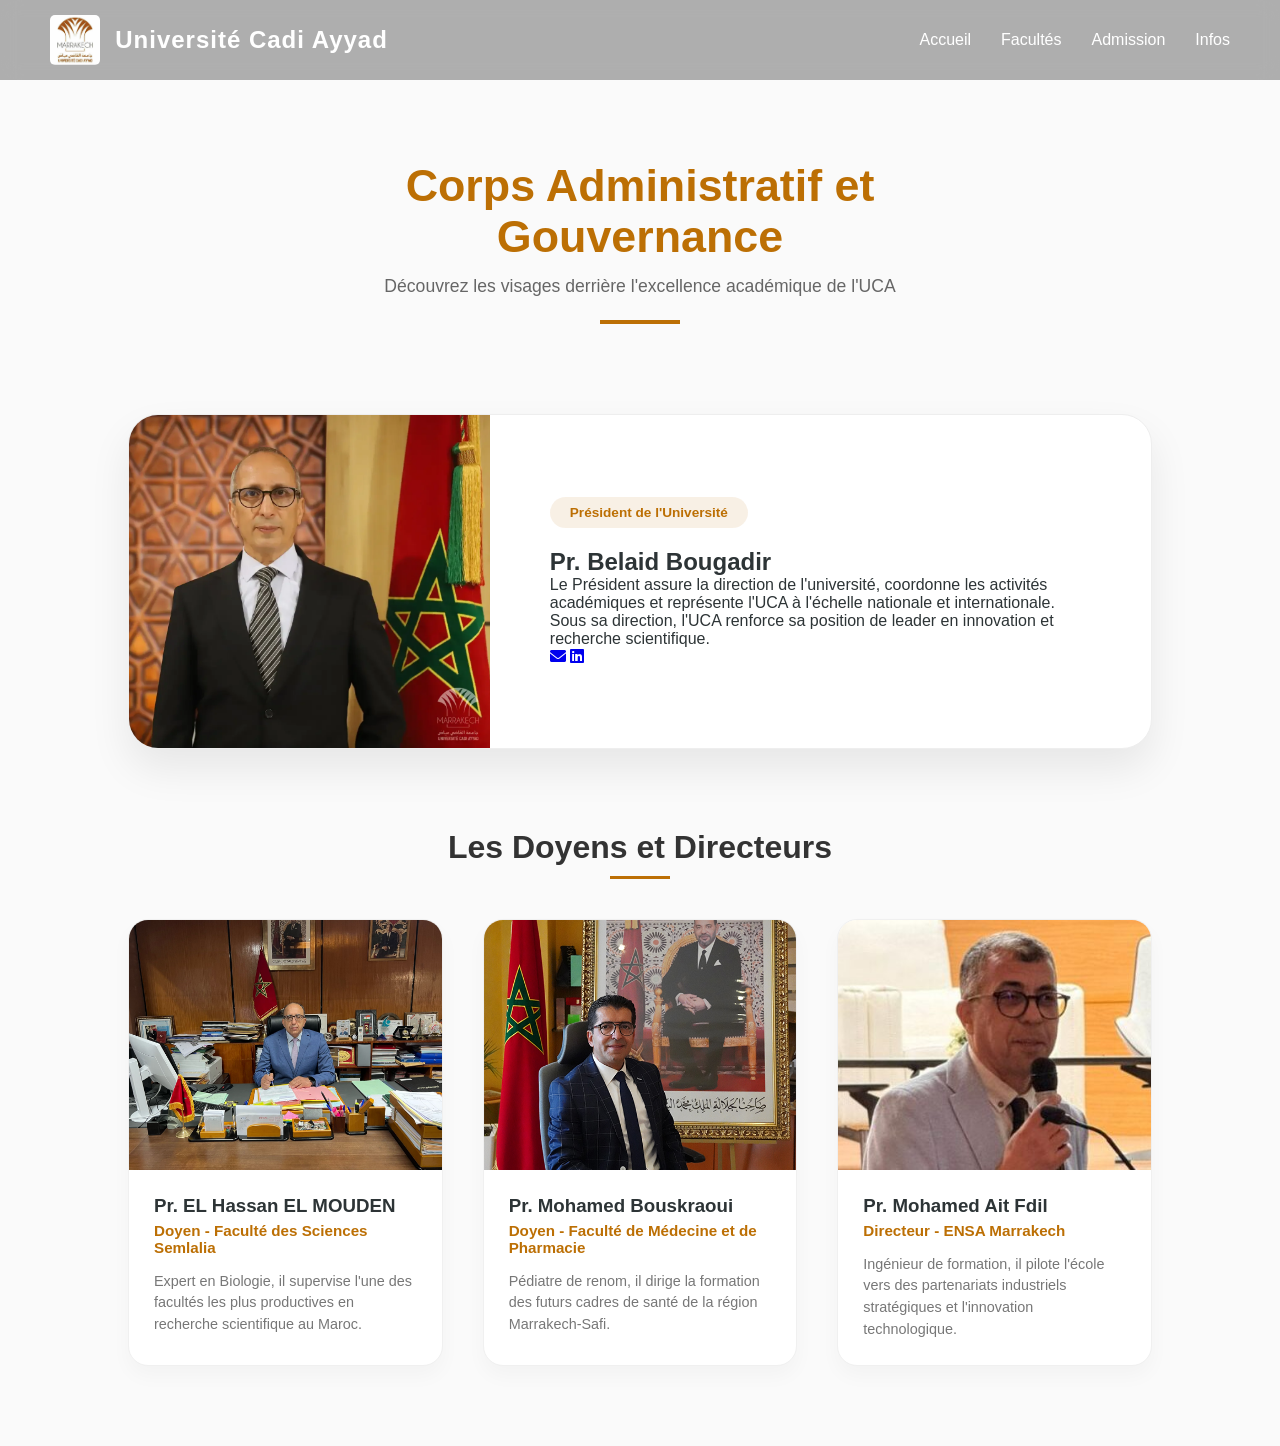
<file: info.html>
<!DOCTYPE html>
<html lang="fr">
<head>
    <meta charset="UTF-8">
    <meta name="viewport" content="width=device-width, initial-scale=1.0">
    <title>UCA - Gouvernance</title>
    <link rel="stylesheet" href="https://cdnjs.cloudflare.com/ajax/libs/font-awesome/6.0.0/css/all.min.css">
    <link rel="stylesheet" href="style.css">
</head>
<body>

<header>
    <nav class="navbar">
        <div class="logo-container">
            <img src="images.jpg" class="logo-img" alt="Logo UCA">
            <span class="logo-text">Université Cadi Ayyad</span>
        </div>
        <ul class="nav-links">
            <li><a href="index.html">Accueil</a></li>
            <li><a href="faculties.html">Facultés</a></li>
            <li><a href="admission.html">Admission</a></li>
            <li><a href="info.html">Infos</a></li>
        </ul>
    </nav>
</header>

<section class="governance-page">
    <div class="container">
        <header class="section-header reveal">
            <h1 class="gold-title">Corps Administratif et Gouvernance</h1>
            <p>Découvrez les visages derrière l'excellence académique de l'UCA</p>
            <div class="divider"></div>
        </header>

        <div class="president-profile reveal">
            <div class="profile-image">
                <img src="pr.png" alt="Pr. Belaid Bougadir">
                <div class="image-border"></div>
            </div>
            <div class="profile-details">
                <span class="position-badge">Président de l'Université</span>
                <h2>Pr. Belaid Bougadir</h2>
                <div class="bio-text">
                    <p>Le Président assure la direction de l'université, coordonne les activités académiques et représente l'UCA à l'échelle nationale et internationale. Sous sa direction, l'UCA renforce sa position de leader en innovation et recherche scientifique.</p>
                </div>
                <div class="social-links">
                    <a href="mailto:presidence@uca.ma"><i class="fas fa-envelope"></i></a>
                    <a href="#"><i class="fab fa-linkedin"></i></a>
                </div>
            </div>
        </div>

        <h2 class="sub-heading reveal">Les Doyens et Directeurs</h2>
        <div class="deans-modern-grid">
            <div class="dean-card reveal">
                <div class="dean-img-box">
                    <img src="fssm.png" alt="Doyen Sciences">
                </div>
                <div class="dean-info-box">
                    <h3>Pr. EL Hassan EL MOUDEN</h3>
                    <p class="dean-role">Doyen - Faculté des Sciences Semlalia</p>
                    <p class="dean-bio">Expert en Biologie, il supervise l'une des facultés les plus productives en recherche scientifique au Maroc.</p>
                </div>
            </div>

            <div class="dean-card reveal">
                <div class="dean-img-box">
                    <img src="med.png" alt="Doyen Médecine">
                </div>
                <div class="dean-info-box">
                    <h3>Pr. Mohamed Bouskraoui</h3>
                    <p class="dean-role">Doyen - Faculté de Médecine et de Pharmacie</p>
                    <p class="dean-bio">Pédiatre de renom, il dirige la formation des futurs cadres de santé de la région Marrakech-Safi.</p>
                </div>
            </div>

            <div class="dean-card reveal">
                <div class="dean-img-box">
                    <img src="ensa.png" alt="Directeur ENSA">
                </div>
                <div class="dean-info-box">
                    <h3>Pr. Mohamed Ait Fdil</h3>
                    <p class="dean-role">Directeur - ENSA Marrakech</p>
                    <p class="dean-bio">Ingénieur de formation, il pilote l'école vers des partenariats industriels stratégiques et l'innovation technologique.</p>
                </div>
            </div>
        </div>
    </div>
</section>
</body>
</html>
</file>
<file: style.css>
:root {
    --gold-uca: #bc6f04;
    --dark-overlay: rgba(0, 0, 0, 0.6);
    --light-bg: #f9f9f9;
    --transition: all 0.3s ease-in-out;
}

* {
    margin: 0;
    padding: 0;
    box-sizing: border-box;
    font-family: 'Segoe UI', Tahoma, Geneva, Verdana, sans-serif;
}
.navbar {
    display: flex;
    justify-content: space-between;
    align-items: center;
    padding: 15px 50px;
    background: rgba(0, 0, 0, 0.3);
    backdrop-filter: blur(10px);
    position: fixed;
    width: 100%;
    top: 0;
    z-index: 1000;
}

.logo-container {
    display: flex;
    align-items: center;
    gap: 15px;
}

.logo-img {
    height: 50px;
    border-radius: 5px;
}

.logo-text {
    color: white;
    font-size: 1.5rem;
    font-weight: bold;
    letter-spacing: 1px;
}

.nav-links {
    list-style: none;
    display: flex;
    gap: 30px;
}

.nav-links a {
    text-decoration: none;
    color: white;
    font-weight: 500;
    transition: var(--transition);
    border-bottom: 2px solid transparent;
}

.nav-links a:hover {
    color: var(--gold-uca);
    border-bottom: 2px solid var(--gold-uca);
}
.hero,
.faculties .cover {
    height: 120vh;
    display: flex;
    justify-content: center;
    align-items: center;
    text-align: center;
    color: white;
    background-size: cover;
    background-position: center;
}

.hero {
    position: relative;
    background-image: linear-gradient(rgba(0,0,0,0.3), rgba(0,0,0,0.1)), url("acc.png");
    display: flex;
    justify-content: center;
    align-items: center;
}

.hero-text-container {
    text-align: center; 
    max-width: 700px; 
    margin: 0 auto;
}

.uca-main-title {
    font-family: 'Playfair Display', Serif; 
    font-size: 5rem; 
    color: white;
    line-height: 1.1;
    margin-bottom: 10px;
    font-weight: 500;
}

.uca-tagline {
    font-size: 1rem;
    color: white;
    letter-spacing: 2px; 
    text-transform: uppercase;
    font-weight: bold;
    margin-bottom: 25px;
}

.uca-description {
    font-size: 1.1rem;
    color: rgba(255, 255, 255, 0.9);
    line-height: 1.6;
    max-width: 500px;
    margin: 0 auto 40px;
}

.uca-buttons-group {
    display: flex;
    gap: 15px;
    justify-content: center;
}

.btn-rounded {
    padding: 15px 35px;
    border-radius: 50px; 
    text-decoration: none;
    font-weight: bold;
    transition: 0.3s;
}

.btn-dark {
    background-color: #032b4d; 
    color: white;
}

.btn-outline {
    background-color: white;
    color: #333;
}

.btn-rounded:hover {
    transform: translateY(-3px);
}

.faculties .cover {
    background-color: #000;
    background-image: linear-gradient(var(--dark-overlay), var(--dark-overlay)), url('fac.png');
    background-size: 100% auto; 
    background-repeat: no-repeat;
    background-position: center;
    height: 85vh;
}

.faculties .cover h1 {
    font-size: 3rem;
    text-transform: uppercase;
    letter-spacing: 2px;
}
#facultyModal .modal-content {
    background: white; 
    color: #222; 
    padding: 40px;
    border-radius: 15px;
    box-shadow: 0 10px 30px rgba(0,0,0,0.3);
}

#modal-text h2 {
    color: var(--gold-uca); 
}

#modal-text p {
    color: white;
    line-height: 1.6;
}
.buttons {
    display: flex;
    justify-content: center;
    gap: 15px;
}

.btn {
    padding: 12px 25px;
    border-radius: 25px;
    text-decoration: none;
    transition: var(--transition);
    display: inline-block;
}

.btn.primary {
    background: var(--gold-uca);
    color: white;
}

.btn.secondary {
    border: 2px solid white;
    color: white;
}

.btn:hover {
    transform: translateY(-3px) scale(1.05);
    box-shadow: 0 5px 15px rgba(0,0,0,0.3);
}

.faculties {
    padding-top: 80px;
}
.line {
    width: 60px;
    height: 4px;
    background: var(--gold-uca);
    margin: 15px auto;
    border-radius: 2px;
}

.cards {
    display: grid;
    grid-template-columns: repeat(auto-fit, minmax(250px, 1fr));
    gap: 25px;
    padding: 50px 10%;
    background: var(--light-bg);
}

.card {
    background: white;
    padding: 30px;
    border-radius: 12px;
    border-bottom: 5px solid var(--gold-uca);
    color: #333; 
    font-weight: 600;
    transition: 0.3s;
    cursor: pointer;
    text-align: center;
    box-shadow: 0 4px 15px rgba(0,0,0,0.1); 
}

.card:hover {
    transform: translateY(-8px);
    background: var(--gold-uca);
    color: white;
}
.stats-section {
    padding: 80px 10%;
    text-align: center;
    background: #fff;
}
.stats-grid {
    display: grid;
    grid-template-columns: repeat(auto-fit, minmax(200px, 1fr));
    gap: 40px;
    margin-bottom: 40px;
}

.stat-number {
    font-size: 3rem;
    color: var(--gold-uca);
    font-weight: bold;
    margin-bottom: 10px;
}

.stat-label {
    font-size: 1.1rem;
    color: #555;
    text-transform: capitalize;
}

.more-stats {
    display: inline-flex;
    align-items: center;
    gap: 10px;
    color: var(--gold-uca);
    font-weight: bold;
    cursor: pointer;
    transition: 0.3s;
}

.more-stats:hover {
    gap: 20px;
}
.modal {
    display: none; 
    position: fixed;
    z-index: 9999; 
    left: 0;
    top: 0;
    width: 100%;
    height: 100%;
    background-color: rgba(0, 0, 0, 0.8);
    backdrop-filter: blur(8px);
    justify-content: center;
    align-items: center;
    padding: 20px; 
}
.stats-modal-content {
    background-color: #f9f9f9 !important;
    width: 90% !important;
    max-width: 1150px !important;
    padding: 60px 40px !important;
    border-radius: 20px;
    position: relative;
    box-shadow: 0 20px 50px rgba(0,0,0,0.15);
    border: none;
}

.full-stats-grid {
    display: grid;
    grid-template-columns: repeat(4, 1fr); 
    gap: 25px;
    width: 100%;
}
.full-stat-card {
    background: #ffffff;
    padding: 40px 15px;
    border-radius: 15px;
    text-align: center;
    box-shadow: 0 5px 20px rgba(0, 0, 0, 0.05);
    transition: all 0.3s ease;
    display: flex;
    flex-direction: column;
    justify-content: center;
    align-items: center;
    min-height: 210px;
}

.full-stat-card:hover {
    transform: translateY(-10px);
    box-shadow: 0 15px 35px rgba(235, 232, 232, 0.1);
}

.full-stat-card h3 {
    color: #bc6f04;
    font-size: 2.6rem;
    font-weight: 700;
    margin-bottom: 12px;
}

.full-stat-card p {
    color: #555;
    font-size: 0.95rem;
    font-weight: 600;
    line-height: 1.4;
    margin: 0;
}
.close {
    position: absolute;
    top: 20px;
    right: 25px;
    font-size: 35px;
    font-weight: 300; 
    color: rgba(255, 255, 255, 0.7);
    cursor: pointer;
    line-height: 1;
    transition: all 0.3s ease;
    z-index: 10001;
}
.close:hover {
    color: #bc6f04;
    opacity: 1;
    transform: rotate(90deg);
}
@media (max-width: 992px) {
    .full-stats-grid { grid-template-columns: repeat(2, 1fr); }
}
@media (max-width: 500px) {
    .full-stats-grid { grid-template-columns: 1fr; }
}
.close {
    position: absolute;
    top: 15px;
    right: 20px;
    font-size: 25px;
    font-weight: bold;
    cursor: pointer;
    color: var(--gold-uca);
}

@keyframes fadeIn {
    from { opacity: 0; transform: translateY(30px); }
    to { opacity: 1; transform: translateY(0); }
}

@keyframes slideDown {
    from { transform: translateY(-50px); opacity: 0; }
    to { transform: translateY(0); opacity: 1; }
}

.reveal {
    opacity: 1;
    transform: translateY(0);
    transition: 0.8s ease-out;
}

.reveal.active {
    opacity: 1;
    transform: translateY(0);
}

.stat-item:nth-child(1) { transition-delay: 0.1s; }
.stat-item:nth-child(2) { transition-delay: 0.3s; }
.stat-item:nth-child(3) { transition-delay: 0.5s; }
.stat-item:nth-child(4) { transition-delay: 0.7s; }

.governance-page { padding: 120px 10% 80px; background: #fafafa; }
.gold-title { color: var(--gold-uca); font-size: 2.8rem; text-align: center; margin-bottom: 10px; }
.divider { width: 80px; height: 4px; background: var(--gold-uca); margin: 20px auto 50px; }

.president-profile {
    display: flex; background: white; border-radius: 30px; overflow: hidden;
    box-shadow: 0 20px 40px rgba(0,0,0,0.08); margin-bottom: 80px;
    align-items: stretch; border: 1px solid #eee;
}

.profile-image { position: relative; flex: 1; min-width: 350px; }
.profile-image img { width: 100%; height: 100%; object-fit: cover; }

.profile-details { flex: 1.5; padding: 60px; display: flex; flex-direction: column; justify-content: center; }
.position-badge { 
    background: rgba(188, 111, 4, 0.1); color: var(--gold-uca);
    padding: 8px 20px; border-radius: 50px; font-weight: bold;
    font-size: 0.85rem; width: fit-content; margin-bottom: 20px;
}
.deans-modern-grid {
    display: grid; grid-template-columns: repeat(auto-fit, minmax(300px, 1fr)); gap: 40px;
}

.dean-card {
    background: white; border-radius: 20px; overflow: hidden;
    transition: 0.4s cubic-bezier(0.175, 0.885, 0.32, 1.275);
    border: 1px solid #f0f0f0; box-shadow: 0 10px 20px rgba(0,0,0,0.03);
}

.dean-card:hover { transform: translateY(-15px); box-shadow: 0 25px 50px rgba(188, 111, 4, 0.15); }

.dean-img-box { height: 250px; width: 100%; overflow: hidden; }
.dean-img-box img { width: 100%; height: 100%; object-fit: cover; transition: 0.5s; }
.dean-card:hover .dean-img-box img { scale: 1.1; }

.dean-info-box { padding: 25px; text-align: left; }
.dean-role { color: var(--gold-uca); font-weight: 600; margin: 5px 0 15px; font-size: 0.95rem; }
.dean-bio { font-size: 0.9rem; color: #777; line-height: 1.5; }
.section-header {
    text-align: center; 
    padding: 40px 20px;
    max-width: 800px;
    margin: 0 auto; 
}
.section-header p {
    font-size: 1.1rem;
    color: #666; 
    line-height: 1.6;
    margin-bottom: 10px;
}
.sub-heading {
    text-align: center; 
    font-size: 2rem;
    color: #333;
    margin: 60px 0 40px; 
    font-weight: bold;
    position: relative;
}
.sub-heading::after {
    content: '';
    display: block;
    width: 60px;
    height: 3px;
    background: #bc6f04; 
    margin: 10px auto 0;
}
.btn-container {
    margin-top: 50px;
    text-align: center;
}

.gold-stats-btn {
    background: linear-gradient(135deg, #bc6f04, #e0a505);
    color: white;
    border: none;
    padding: 15px 40px;
    font-size: 1.1rem;
    font-weight: bold;
    border-radius: 50px;
    cursor: pointer;
    box-shadow: 0 8px 20px rgba(188, 111, 4, 0.3);
    transition: 0.3s all ease;
}

.gold-stats-btn:hover {
    transform: scale(1.05);
    box-shadow: 0 12px 25px rgba(188, 111, 4, 0.4);
    background: linear-gradient(135deg, #e0a505, #bc6f04);
}

.gold-stats-btn span {
    margin-left: 8px;
    transition: 0.3s;
}

.gold-stats-btn:hover span {
    margin-left: 15px;
}
.visit-btn {
    display: inline-block;
    margin-top: 15px;
    padding: 10px 18px;
    background: linear-gradient(135deg, #bc6f04, #e0a505);
    color: white;
    border-radius: 8px;
    text-decoration: none;
    font-weight: bold;
    transition: 0.3s;
}

.visit-btn:hover {
    transform: scale(1.05);
    background: linear-gradient(135deg, #bc6f04, #e0a505);
}
body {
    background: #f0f2f5;
    color: #2d3436;
}

.admission-hero {
    background: linear-gradient(135deg, rgba(188, 111, 4, 0.8), rgba(0, 0, 0, 0.8)), url('acc.png');
    height: 50vh;
    border-radius: 0 0 50px 50px; 
    display: flex;
    flex-direction: column;
    justify-content: center;
    align-items: center;
    box-shadow: 0 20px 40px rgba(0,0,0,0.2);
}

.admission-hero h1 {
    font-size: 3.5rem;
    text-transform: uppercase;
    letter-spacing: 3px;
    text-shadow: 2px 4px 10px rgba(0,0,0,0.3);
}
.admission-block {
    background: rgba(255, 255, 255, 0.7);
    backdrop-filter: blur(15px); 
    border: 1px solid rgba(255, 255, 255, 0.3);
    padding: 50px;
    border-radius: 30px;
    margin-top: -80px; 
    box-shadow: 0 25px 50px rgba(0,0,0,0.1);
}
.admission-grid {
    display: grid;
    grid-template-columns: repeat(auto-fit, minmax(280px, 1fr));
    gap: 30px;
    margin-top: 40px;
}
.admission-card {
    position: relative;
    background: #ffffff;
    padding: 35px 25px;
    border-radius: 25px;
    overflow: hidden;
    transition: all 0.5s cubic-bezier(0.23, 1, 0.32, 1);
    border: none;
    display: flex;
    flex-direction: column;
    align-items: center;
    text-align: center;
    box-shadow: 10px 10px 20px #bebebe, -10px -10px 20px #ffffff; /* Neumorphism effect */
}

.admission-card::before {
    content: '';
    position: absolute;
    top: 0; left: 0; width: 100%; height: 5px;
    background: linear-gradient(90deg, #bc6f04, #f1c40f);
    transition: 0.5s;
}

.admission-card:hover {
    transform: translateY(-15px) scale(1.02);
    background: #ffffff;
    box-shadow: 0 30px 60px rgba(188, 111, 4, 0.2);
}

.admission-card:hover::before {
    height: 100%; 
    opacity: 0.05;
}

.admission-card h3 {
    color: #bc6f04;
    font-size: 1.8rem;
    margin-bottom: 15px;
    font-weight: 800;
}

.admission-card p {
    font-size: 0.95rem;
    line-height: 1.6;
    color: #636e72;
}

.block-header i {
    font-size: 2.5rem;
    background: linear-gradient(45deg, #bc6f04, #ffd700);
    -webkit-background-clip: text;
    -webkit-text-fill-color: transparent;
    filter: drop-shadow(0 5px 5px rgba(188, 111, 4, 0.3));
}
.main-footer {
    background: #1a1a1a;
    color: #fff;
    position: relative;
    padding-top: 100px;
    margin-top: 100px;
}

.footer-waves {
    position: absolute;
    top: 0;
    left: 0;
    width: 100%;
    line-height: 0;
}

.footer-grid {
    display: grid;
    grid-template-columns: repeat(auto-fit, minmax(200px, 1fr));
    gap: 40px;
    padding-bottom: 50px;
}

.footer-column h3 {
    color: #bc6f04;
    font-size: 1.3rem;
    margin-bottom: 25px;
    position: relative;
}

.footer-column h3::after {
    content: '';
    position: absolute;
    bottom: -8px;
    left: 0;
    width: 40px;
    height: 2px;
    background: #bc6f04;
}

.footer-logo {
    width: 120px;
    margin-bottom: 20px;
    height: auto;
    position: relative;
    z-index: 10;
    margin-bottom: 10px;
    filter: none !important;
}

.footer-column p {
    font-size: 0.9rem;
    line-height: 1.8;
    color: #bbb;
}

.footer-column ul {
    list-style: none;
    padding: 0;
}

.footer-column ul li {
    margin-bottom: 12px;
}

.footer-column ul li a {
    color: #bbb;
    text-decoration: none;
    transition: 0.3s;
    font-size: 0.95rem;
}

.footer-column ul li a:hover {
    color: #bc6f04;
    padding-left: 10px;
}

.social-icons {
    display: flex;
    gap: 15px;
    margin-top: 20px;
}

.social-icons a {
    width: 35px;
    height: 35px;
    background: rgba(255,255,255,0.1);
    display: flex;
    align-items: center;
    justify-content: center;
    border-radius: 50%;
    color: #fff;
    transition: 0.4s;
}
.social-icons a:hover {
    background: #bc6f04;
    transform: translateY(-5px);
}
.contact-item {
    display: flex;
    align-items: center;
    gap: 15px;
    margin-bottom: 15px;
}
.contact-item i {
    color: #bc6f04;
}
.footer-bottom {
    background: #111;
    text-align: center;
    padding: 20px 0;
    border-top: 1px solid rgba(255,255,255,0.05);
}
.footer-bottom p {
    font-size: 0.85rem;
    color: #777;
}

.footer-column.links {
    position: relative; 
    z-index: 20;        
}

.footer-column.links a {
    position: relative;
    z-index: 21;
    cursor: pointer;    
}

@media screen and (max-width: 768px) {
    .nav-links {
        display: none; 
        flex-direction: column;
        position: absolute;
        top: 75px;        
        right: 15px;      
        width: 200px;     
        background-color: #333; 
        border: 2px solid white; 
        border-radius: 10px;    
        padding: 10px;
        z-index: 1000;
    }

    .nav-links.active {
        display: flex !important; 
    }

    .nav-links li {
        list-style: none;
        padding: 10px 0;
        text-align: center;
    }

    .nav-links li a {
        color: white; 
        text-decoration: none;
        font-family: serif; 
        font-size: 1.2rem;
        font-weight: bold;
    }
    #menu-icon {
        background: none !important;   
        border: none !important;        
        padding: 0 !important;          
        outline: none !important;      
        box-shadow: none !important;    
        font-size: 28px;              
        color: #333;                   
        cursor: pointer;
    }

    #menu-icon i {
        background: transparent !important;
    }
}

@media screen and (min-width: 769px) {
    .menu-icon {
        display: none; 
    }

    .nav-links {
        display: flex !important; 
        flex-direction: row; 
        position: static;
        background: none;
    }
}
</file>
